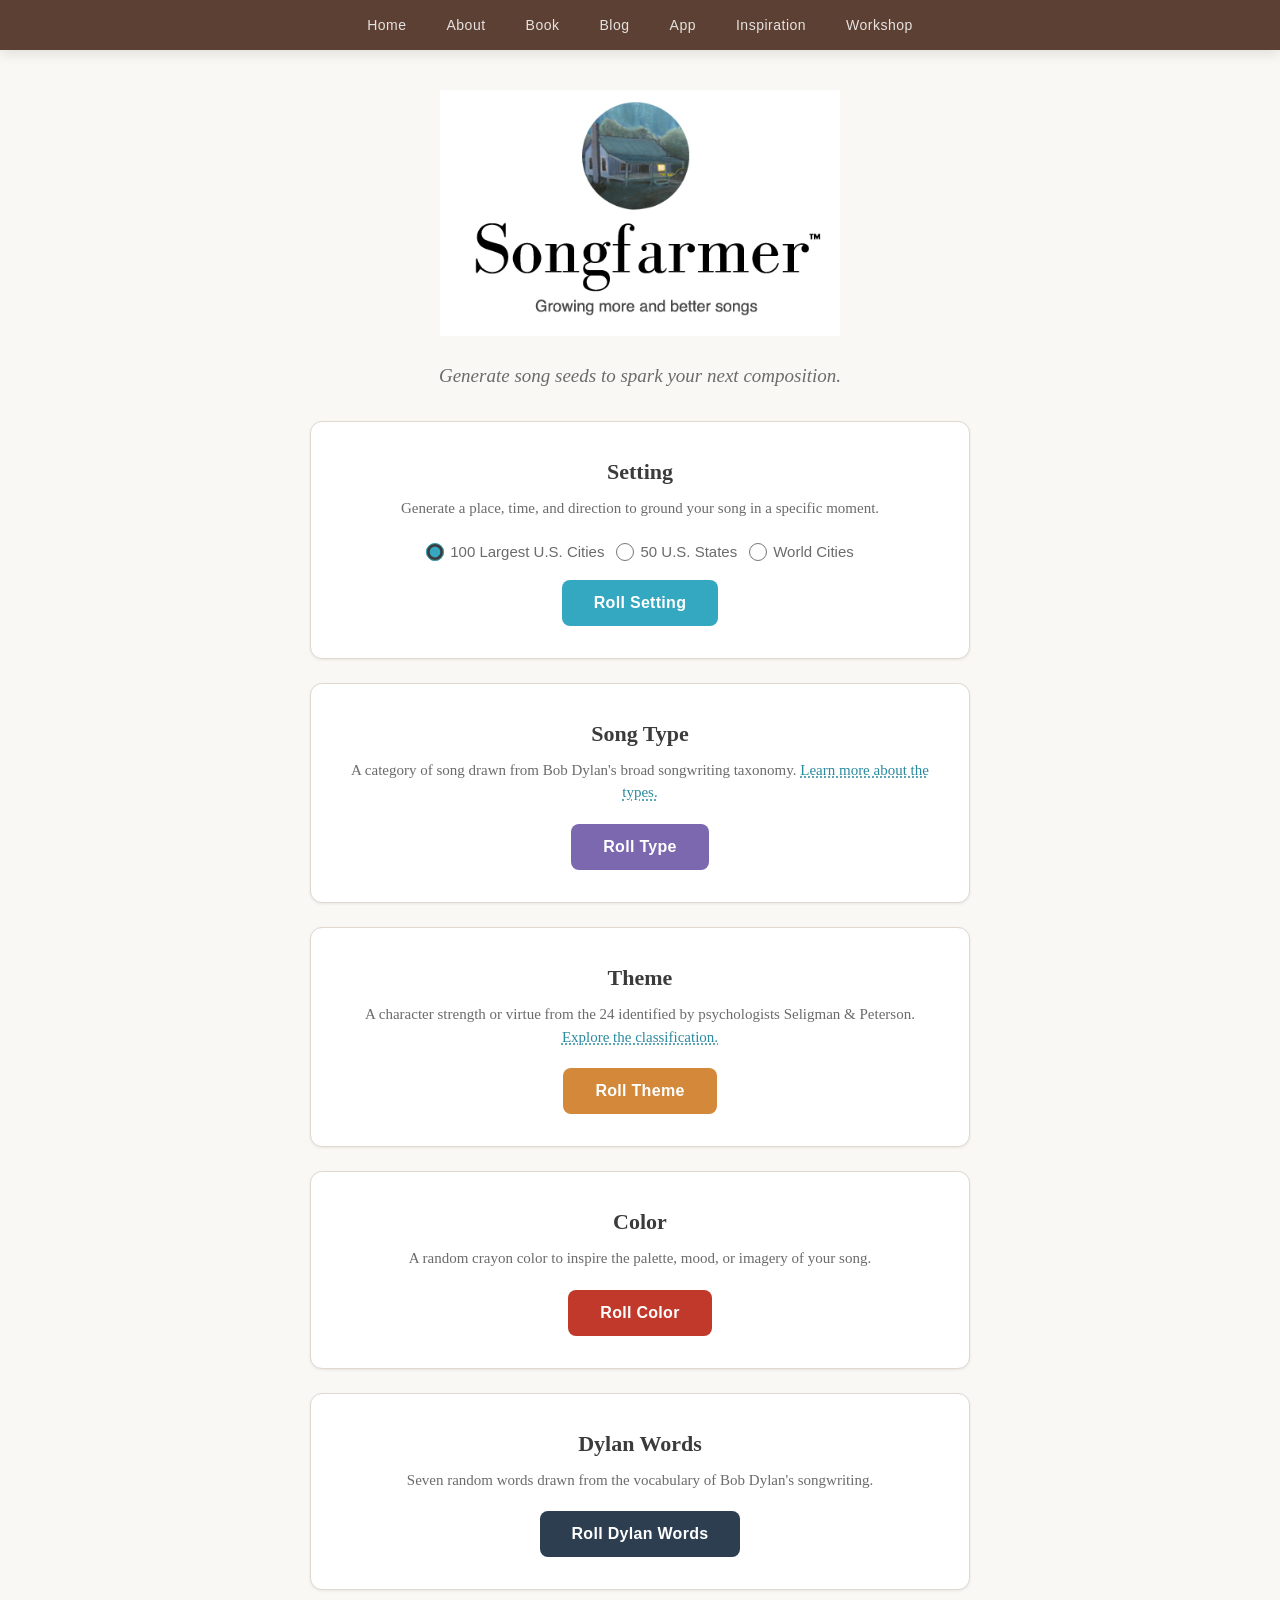
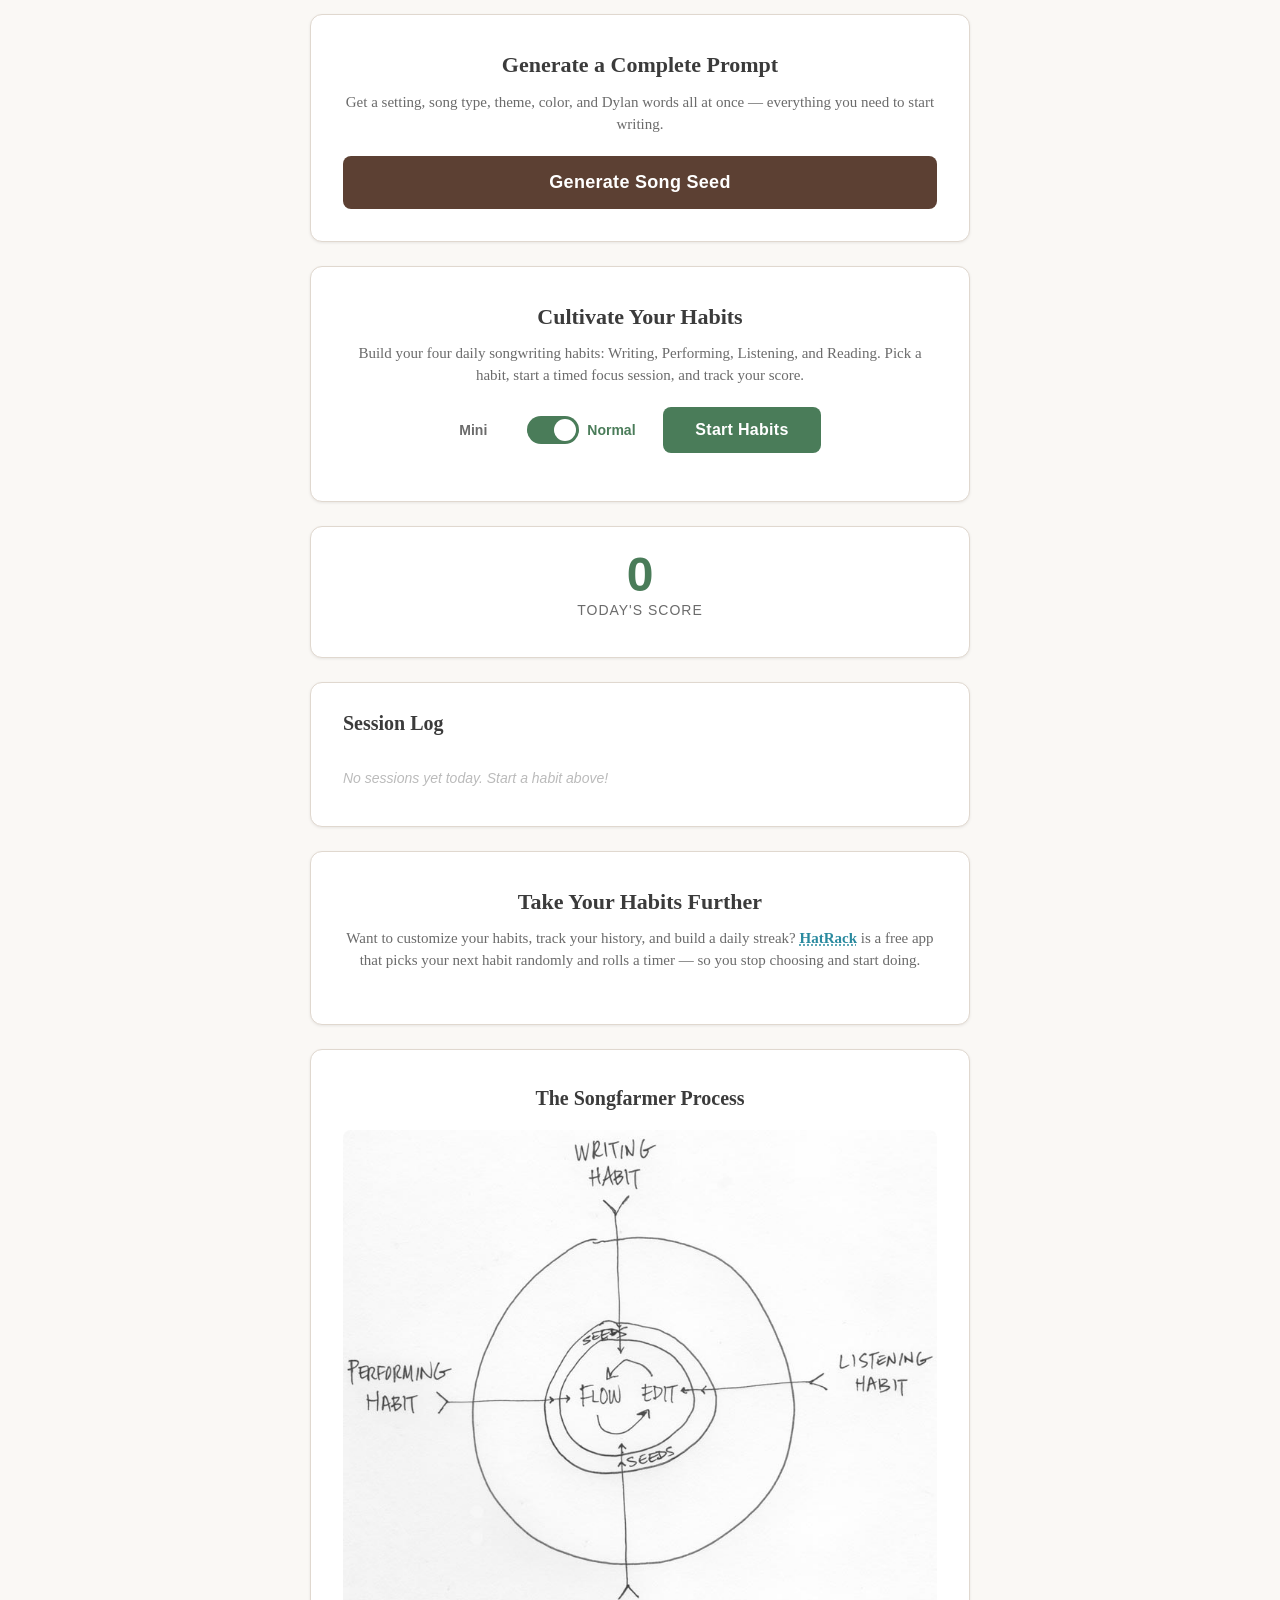
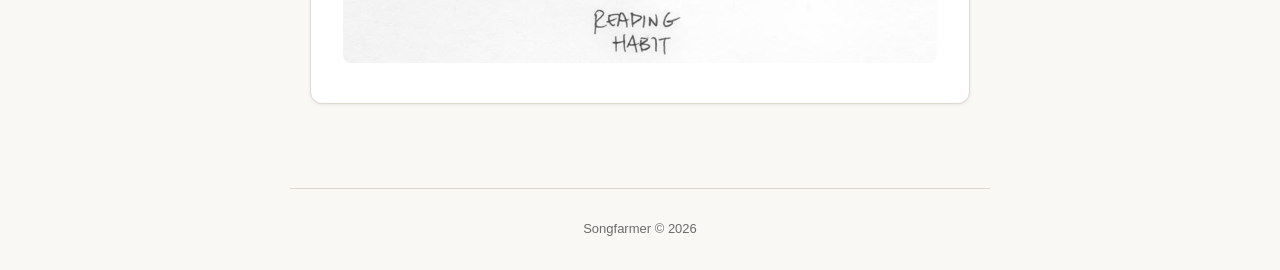
<file: index.html>
<!DOCTYPE html>
<html lang="en">
<head>
  <meta charset="utf-8" />
  <meta name="viewport" content="width=device-width, initial-scale=1.0" />
  <title>Songfarmer App</title>
  <link href="css/style.css?v=2" rel="stylesheet" />
  <link href="favicon.png" rel="icon" type="image/png" />
</head>
<body>

<header>
  <div class="nav">
    <ul>
      <li><a href="https://songfarmer.com/">Home</a></li>
      <li><a href="https://songfarmer.com/about/">About</a></li>
      <li><a href="https://songfarmer.com/book/">Book</a></li>
      <li><a href="https://songfarmer.com/blog/">Blog</a></li>
      <li><a href="https://app.songfarmer.com">App</a></li>
      <li><a href="https://songfarmer.com/artpick/">Inspiration</a></li>
      <li><a href="https://songfarmer.bandcamp.com/merch/songfarmer-workshop-registration">Workshop</a></li>
    </ul>
  </div>
</header>

<div class="hero">
  <img alt="Songfarmer App" src="images/songfarmer-logo.jpg" />
  <p class="tagline">Generate song seeds to spark your next composition.</p>
</div>

<div class="container">

  <!-- ===== Setting ===== -->
  <div class="seed-section text-center">
    <h2>Setting</h2>
    <p class="description">Generate a place, time, and direction to ground your song in a specific moment.</p>
    <div class="setting-options">
      <label class="setting-option">
        <input type="radio" name="locationType" value="cities" checked />
        100 Largest U.S. Cities
      </label>
      <label class="setting-option">
        <input type="radio" name="locationType" value="states" />
        50 U.S. States
      </label>
      <label class="setting-option">
        <input type="radio" name="locationType" value="world" />
        World Cities
      </label>
    </div>
    <button class="seed-btn seed-btn--setting" id="settingButton">Roll Setting</button>
    <div class="seed-result" id="settingResult"></div>
  </div>

  <!-- ===== Type ===== -->
  <div class="seed-section text-center">
    <h2>Song Type</h2>
    <p class="description">A category of song drawn from Bob Dylan's broad songwriting taxonomy. <a href="https://bob-dylan.org.uk/dylans-songs" target="_blank">Learn more about the types.</a></p>
    <button class="seed-btn seed-btn--type" id="frameButton">Roll Type</button>
    <div class="seed-result" id="frameResult"></div>
  </div>

  <!-- ===== Theme ===== -->
  <div class="seed-section text-center">
    <h2>Theme</h2>
    <p class="description">A character strength or virtue from the 24 identified by psychologists Seligman &amp; Peterson. <a href="https://www.viacharacter.org/www/Character-Strengths/VIA-Classification" target="_blank">Explore the classification.</a></p>
    <button class="seed-btn seed-btn--theme" id="themeButton">Roll Theme</button>
    <div class="seed-result" id="themeResult"></div>
  </div>

  <!-- ===== Color ===== -->
  <div class="seed-section text-center">
    <h2>Color</h2>
    <p class="description">A random crayon color to inspire the palette, mood, or imagery of your song.</p>
    <button class="seed-btn seed-btn--color" id="colorButton">Roll Color</button>
    <div class="seed-result" id="colorResult"></div>
  </div>

  <!-- ===== Dylan Words ===== -->
  <div class="seed-section text-center">
    <h2>Dylan Words</h2>
    <p class="description">Seven random words drawn from the vocabulary of Bob Dylan's songwriting.</p>
    <button class="seed-btn seed-btn--dylan" id="dylanButton">Roll Dylan Words</button>
    <div class="seed-result" id="dylanResult"></div>
  </div>

  <!-- ===== Generate All ===== -->
  <div class="seed-section text-center">
    <h2>Generate a Complete Prompt</h2>
    <p class="description">Get a setting, song type, theme, color, and Dylan words all at once &mdash; everything you need to start writing.</p>
    <button class="seed-btn seed-btn--generate-all" id="generateAllBtn">Generate Song Seed</button>
    <div class="combined-result" id="combinedResult"></div>
  </div>

  <!-- ===== Habits ===== -->
  <div class="seed-section">
    <h2 class="text-center">Cultivate Your Habits</h2>
    <p class="description text-center">Build your four daily songwriting habits: Writing, Performing, Listening, and Reading. Pick a habit, start a timed focus session, and track your score.</p>

    <div class="habit-controls">
      <div class="mode-toggle">
        <span class="mode-label" id="miniLabel">Mini</span>
        <label class="mode-toggle-switch">
          <input type="checkbox" id="modeSwitch" checked />
          <span class="mode-toggle-slider"></span>
        </label>
        <span class="mode-label mode-label--active" id="normalLabel">Normal</span>
      </div>
      <button class="seed-btn seed-btn--habit" id="habitButton">Start Habits</button>
      <button class="reset-all-btn" id="resetAllBtn" style="display:none;">Reset All Habits</button>
    </div>

    <div class="habit-cards" id="habitCards">
      <div class="habit-card" id="habitCard-writing" data-habit="Writing">
        <div class="habit-icon">&#9998;</div>
        <div class="habit-name">Writing</div>
        <div class="habit-status">Ready</div>
      </div>
      <div class="habit-card" id="habitCard-performing" data-habit="Performing">
        <div class="habit-icon">&#9835;</div>
        <div class="habit-name">Performing</div>
        <div class="habit-status">Ready</div>
      </div>
      <div class="habit-card" id="habitCard-listening" data-habit="Listening">
        <div class="habit-icon">&#9834;</div>
        <div class="habit-name">Listening</div>
        <div class="habit-status">Ready</div>
      </div>
      <div class="habit-card" id="habitCard-reading" data-habit="Reading">
        <div class="habit-icon">&#128214;</div>
        <div class="habit-name">Reading</div>
        <div class="habit-status">Ready</div>
      </div>
    </div>

    <div class="timer-area" id="timerArea">
      <div class="timer-label" id="timerLabel">Focus on Writing for 12 minutes</div>
      <div class="timer-display" id="timerDisplay">12:00</div>
      <div class="timer-buttons" id="timerButtons">
        <button class="timer-btn timer-btn--start" id="timerStartBtn">Start Timer</button>
        <button class="timer-btn timer-btn--skip" id="timerSkipBtn">Skip</button>
      </div>
    </div>
  </div>

  <!-- ===== Score ===== -->
  <div class="score-section">
    <div class="score-display">
      <div>
        <div class="score-number" id="scoreDisplay">0</div>
        <div class="score-label">Today's Score</div>
      </div>
    </div>
    <div class="streak-info" id="streakInfo"></div>
  </div>

  <!-- ===== Log ===== -->
  <div class="log-section">
    <h2>Session Log</h2>
    <ul class="log-entries" id="logEntries">
      <li class="log-empty" id="logEmpty">No sessions yet today. Start a habit above!</li>
    </ul>
    <button class="clear-log-btn" id="clearLogBtn" style="display:none;">Clear Today's Log</button>
  </div>

  <!-- ===== HatRack CTA ===== -->
  <div class="seed-section text-center">
    <h2>Take Your Habits Further</h2>
    <p class="description">Want to customize your habits, track your history, and build a daily streak? <a href="https://www.makeahab.it" target="_blank"><strong>HatRack</strong></a> is a free app that picks your next habit randomly and rolls a timer — so you stop choosing and start doing.</p>
  </div>

  <!-- ===== Process ===== -->
  <div class="process-section">
    <h2>The Songfarmer Process</h2>
    <img src="images/model-1.jpg" alt="Songfarmer process workflow" />
  </div>

</div>

<footer class="footer">
  Songfarmer &copy; 2026
</footer>

<script src="js/app.js"></script>

</body>
</html>
</file>
<file: css/style.css>
/* ===== CSS Reset & Base ===== */
*, *::before, *::after {
  box-sizing: border-box;
  margin: 0;
  padding: 0;
}

:root {
  --color-earth: #5C4033;
  --color-earth-light: #8B6914;
  --color-green: #4A7C59;
  --color-green-dark: #3A6349;
  --color-blue: #34A7C1;
  --color-blue-dark: #2A8A9F;
  --color-purple: #7B68AE;
  --color-purple-dark: #6454A0;
  --color-orange: #D4883A;
  --color-orange-dark: #B8732E;
  --color-red: #C0392B;
  --color-bg: #FAF8F5;
  --color-card: #FFFFFF;
  --color-text: #3B3B3B;
  --color-text-light: #6B6B6B;
  --color-border: #E0D8CF;
  --font-serif: 'Georgia', 'Bodoni MT', Didot, 'Hoefler Text', Garamond, serif;
  --font-sans: -apple-system, BlinkMacSystemFont, 'Segoe UI', Roboto, sans-serif;
  --shadow-sm: 0 1px 3px rgba(0,0,0,0.08);
  --shadow-md: 0 4px 12px rgba(0,0,0,0.1);
  --shadow-lg: 0 8px 24px rgba(0,0,0,0.12);
  --radius: 12px;
  --radius-sm: 8px;
}

body {
  font-family: var(--font-serif);
  background-color: var(--color-bg);
  color: var(--color-text);
  line-height: 1.6;
  font-size: 17px;
}

/* ===== Navigation ===== */
.nav {
  background-color: var(--color-earth);
  padding: 0;
  position: sticky;
  top: 0;
  z-index: 100;
  box-shadow: var(--shadow-md);
}

.nav ul {
  list-style: none;
  display: flex;
  justify-content: center;
  flex-wrap: wrap;
  max-width: 900px;
  margin: 0 auto;
  padding: 0;
}

.nav li {
  margin: 0;
}

.nav a {
  text-decoration: none;
  color: rgba(255,255,255,0.85);
  display: block;
  padding: 14px 20px;
  font-family: var(--font-sans);
  font-size: 14px;
  font-weight: 500;
  letter-spacing: 0.5px;
  transition: all 0.3s ease;
}

.nav a:hover {
  background-color: rgba(255,255,255,0.1);
  color: #fff;
}

/* ===== Header / Hero ===== */
.hero {
  text-align: center;
  padding: 40px 20px 30px;
  max-width: 700px;
  margin: 0 auto;
}

.hero img {
  max-width: 100%;
  width: 400px;
  height: auto;
  margin-bottom: 16px;
}

.hero .tagline {
  font-size: 19px;
  color: var(--color-text-light);
  font-style: italic;
  margin-bottom: 0;
}

/* ===== Main Content ===== */
.container {
  max-width: 700px;
  margin: 0 auto;
  padding: 0 20px 60px;
}

/* ===== Section Cards ===== */
.seed-section {
  background: var(--color-card);
  border-radius: var(--radius);
  padding: 32px;
  margin-bottom: 24px;
  box-shadow: var(--shadow-sm);
  border: 1px solid var(--color-border);
}

.seed-section h2 {
  font-family: var(--font-serif);
  font-size: 22px;
  margin-bottom: 8px;
  color: var(--color-text);
}

.seed-section .description {
  font-size: 15px;
  color: var(--color-text-light);
  margin-bottom: 20px;
  line-height: 1.5;
}

.seed-section .description a {
  color: var(--color-blue-dark);
  text-decoration: underline;
  text-decoration-style: dotted;
  text-underline-offset: 2px;
}

.seed-section .description a:hover {
  color: var(--color-blue);
}

/* ===== Buttons ===== */
.seed-btn {
  display: inline-block;
  padding: 14px 32px;
  border: none;
  border-radius: var(--radius-sm);
  font-family: var(--font-sans);
  font-size: 16px;
  font-weight: 600;
  color: #fff;
  cursor: pointer;
  transition: all 0.2s ease;
  letter-spacing: 0.3px;
}

.seed-btn:hover {
  transform: translateY(-1px);
  box-shadow: var(--shadow-md);
}

.seed-btn:active {
  transform: translateY(0);
}

.seed-btn--setting {
  background-color: var(--color-blue);
}
.seed-btn--setting:hover {
  background-color: var(--color-blue-dark);
}

.seed-btn--type {
  background-color: var(--color-purple);
}
.seed-btn--type:hover {
  background-color: var(--color-purple-dark);
}

.seed-btn--theme {
  background-color: var(--color-orange);
}
.seed-btn--theme:hover {
  background-color: var(--color-orange-dark);
}

.seed-btn--habit {
  background-color: var(--color-green);
}
.seed-btn--habit:hover {
  background-color: var(--color-green-dark);
}

.seed-btn--color {
  background-color: var(--color-red);
}
.seed-btn--color:hover {
  background-color: #A83025;
}

.seed-btn--dylan {
  background-color: #2C3E50;
}
.seed-btn--dylan:hover {
  background-color: #1A252F;
}

.seed-btn--generate-all {
  background-color: var(--color-earth);
  padding: 16px 40px;
  font-size: 18px;
  width: 100%;
}
.seed-btn--generate-all:hover {
  background-color: var(--color-earth-light);
}

/* ===== Setting Options (City/State Toggle) ===== */
.setting-options {
  display: flex;
  gap: 12px;
  margin-bottom: 16px;
  justify-content: center;
}

.setting-option {
  display: flex;
  align-items: center;
  gap: 6px;
  cursor: pointer;
  font-family: var(--font-sans);
  font-size: 15px;
  color: var(--color-text-light);
}

.setting-option input[type="radio"] {
  accent-color: var(--color-blue);
  width: 18px;
  height: 18px;
  cursor: pointer;
}

/* ===== Seed Results ===== */
.seed-result {
  margin-top: 20px;
  padding: 20px 24px;
  background: linear-gradient(135deg, #f8f6f3 0%, #f0ede8 100%);
  border-radius: var(--radius-sm);
  border-left: 4px solid var(--color-earth);
  display: none;
  animation: fadeIn 0.4s ease;
}

.seed-result.visible {
  display: block;
}

.seed-result .result-text {
  font-size: 19px;
  font-style: italic;
  color: var(--color-text);
  line-height: 1.5;
  margin-bottom: 8px;
}

.seed-result .result-detail {
  font-size: 14px;
  color: var(--color-text-light);
  font-family: var(--font-sans);
  line-height: 1.5;
}

.color-swatch {
  width: 80px;
  height: 80px;
  border-radius: var(--radius-sm);
  margin: 12px auto 0;
  border: 2px solid var(--color-border);
  box-shadow: var(--shadow-sm);
}

@keyframes fadeIn {
  from { opacity: 0; transform: translateY(8px); }
  to { opacity: 1; transform: translateY(0); }
}

/* ===== Generate All Result ===== */
.combined-result {
  margin-top: 20px;
  padding: 24px;
  background: linear-gradient(135deg, var(--color-earth) 0%, #6B4E37 100%);
  border-radius: var(--radius-sm);
  color: #fff;
  display: none;
  animation: fadeIn 0.4s ease;
}

.combined-result.visible {
  display: block;
}

.combined-result .result-line {
  font-size: 18px;
  font-style: italic;
  margin-bottom: 8px;
  line-height: 1.5;
}

.combined-result .result-line:last-child {
  margin-bottom: 0;
}

.combined-result .result-detail {
  font-size: 13px;
  color: rgba(255,255,255,0.7);
  font-family: var(--font-sans);
  margin-top: 4px;
  font-style: normal;
}

/* ===== Habit Section ===== */
.habit-controls {
  display: flex;
  align-items: center;
  gap: 16px;
  justify-content: center;
  flex-wrap: wrap;
  margin-bottom: 16px;
}

.mode-toggle {
  display: flex;
  align-items: center;
  gap: 8px;
  font-family: var(--font-sans);
  font-size: 14px;
  color: var(--color-text-light);
}

.mode-toggle-switch {
  position: relative;
  width: 52px;
  height: 28px;
}

.mode-toggle-switch input {
  opacity: 0;
  width: 0;
  height: 0;
}

.mode-toggle-slider {
  position: absolute;
  cursor: pointer;
  top: 0; left: 0; right: 0; bottom: 0;
  background-color: #ccc;
  border-radius: 28px;
  transition: 0.3s;
}

.mode-toggle-slider:before {
  content: "";
  position: absolute;
  height: 22px;
  width: 22px;
  left: 3px;
  bottom: 3px;
  background-color: white;
  border-radius: 50%;
  transition: 0.3s;
}

.mode-toggle-switch input:checked + .mode-toggle-slider {
  background-color: var(--color-green);
}

.mode-toggle-switch input:checked + .mode-toggle-slider:before {
  transform: translateX(24px);
}

.mode-label {
  font-weight: 600;
  min-width: 60px;
}

.mode-label--active {
  color: var(--color-green);
}

.reset-all-btn {
  padding: 10px 20px;
  border: 1px solid var(--color-border);
  border-radius: var(--radius-sm);
  background: transparent;
  color: var(--color-text-light);
  font-family: var(--font-sans);
  font-size: 13px;
  font-weight: 600;
  cursor: pointer;
  transition: all 0.2s ease;
}

.reset-all-btn:hover {
  background: #f5f0eb;
  border-color: var(--color-red);
  color: var(--color-red);
}

/* ===== Habit Cards ===== */
.habit-cards {
  display: grid;
  grid-template-columns: 1fr 1fr;
  gap: 12px;
  margin-top: 20px;
  display: none;
}

.habit-cards.visible {
  display: grid;
}

.habit-card {
  background: #f8f6f3;
  border-radius: var(--radius-sm);
  padding: 20px 16px;
  text-align: center;
  border: 2px solid transparent;
  transition: all 0.2s ease;
  cursor: pointer;
}

.habit-card:hover {
  border-color: var(--color-green);
  transform: translateY(-2px);
  box-shadow: var(--shadow-sm);
}

.habit-card.active {
  border-color: var(--color-green);
  background: #eef7f0;
}

.habit-card.completed {
  border-color: #ccc;
  background: #f0f0f0;
  opacity: 0.7;
  cursor: pointer;
  transform: none;
}

.habit-card.completed:hover {
  border-color: var(--color-green);
  opacity: 1;
  transform: translateY(-2px);
  box-shadow: var(--shadow-sm);
}

.habit-card .habit-icon {
  font-size: 28px;
  margin-bottom: 6px;
}

.habit-card .habit-name {
  font-family: var(--font-sans);
  font-size: 15px;
  font-weight: 600;
  color: var(--color-text);
}

.habit-card .habit-status {
  font-family: var(--font-sans);
  font-size: 12px;
  color: var(--color-text-light);
  margin-top: 4px;
}

/* ===== Timer ===== */
.timer-area {
  margin-top: 20px;
  text-align: center;
  display: none;
}

.timer-area.visible {
  display: block;
}

.timer-display {
  font-family: var(--font-sans);
  font-size: 56px;
  font-weight: 700;
  color: var(--color-green);
  letter-spacing: 2px;
  margin: 16px 0;
}

.timer-label {
  font-family: var(--font-sans);
  font-size: 14px;
  color: var(--color-text-light);
  margin-bottom: 8px;
}

.timer-buttons {
  display: flex;
  gap: 10px;
  justify-content: center;
  margin-top: 16px;
}

.timer-btn {
  padding: 10px 24px;
  border: none;
  border-radius: var(--radius-sm);
  font-family: var(--font-sans);
  font-size: 14px;
  font-weight: 600;
  cursor: pointer;
  transition: all 0.2s ease;
}

.timer-btn--start {
  background-color: var(--color-green);
  color: #fff;
}
.timer-btn--start:hover {
  background-color: var(--color-green-dark);
}

.timer-btn--skip {
  background-color: #e0d8cf;
  color: var(--color-text);
}
.timer-btn--skip:hover {
  background-color: #d0c8bf;
}

.timer-btn--done {
  background-color: var(--color-green);
  color: #fff;
}
.timer-btn--done:hover {
  background-color: var(--color-green-dark);
}

.timer-btn--another {
  background-color: var(--color-blue);
  color: #fff;
}
.timer-btn--another:hover {
  background-color: var(--color-blue-dark);
}

.timer-btn:disabled {
  opacity: 0.5;
  cursor: not-allowed;
}

/* ===== Score & Log ===== */
.score-section {
  background: var(--color-card);
  border-radius: var(--radius);
  padding: 24px 32px;
  margin-bottom: 24px;
  box-shadow: var(--shadow-sm);
  border: 1px solid var(--color-border);
  text-align: center;
}

.score-display {
  display: flex;
  align-items: center;
  justify-content: center;
  gap: 24px;
  flex-wrap: wrap;
}

.score-number {
  font-size: 48px;
  font-weight: 700;
  color: var(--color-green);
  font-family: var(--font-sans);
  line-height: 1;
}

.score-label {
  font-size: 14px;
  color: var(--color-text-light);
  font-family: var(--font-sans);
  text-transform: uppercase;
  letter-spacing: 1px;
}

.streak-info {
  font-family: var(--font-sans);
  font-size: 14px;
  color: var(--color-text-light);
  margin-top: 12px;
}

.log-section {
  background: var(--color-card);
  border-radius: var(--radius);
  padding: 24px 32px;
  margin-bottom: 24px;
  box-shadow: var(--shadow-sm);
  border: 1px solid var(--color-border);
}

.log-section h2 {
  font-size: 20px;
  margin-bottom: 16px;
}

.log-entries {
  list-style: none;
}

.log-entry {
  padding: 10px 0;
  border-bottom: 1px solid #f0ede8;
  font-family: var(--font-sans);
  font-size: 14px;
  color: var(--color-text-light);
  display: flex;
  justify-content: space-between;
  align-items: center;
}

.log-entry:last-child {
  border-bottom: none;
}

.log-entry .log-habit {
  font-weight: 600;
  color: var(--color-text);
}

.log-entry .log-time {
  font-size: 12px;
  color: #aaa;
}

.log-empty {
  font-family: var(--font-sans);
  font-size: 14px;
  color: #bbb;
  font-style: italic;
  padding: 12px 0;
}

.clear-log-btn {
  margin-top: 12px;
  padding: 6px 16px;
  border: 1px solid var(--color-border);
  border-radius: 6px;
  background: transparent;
  color: var(--color-text-light);
  font-family: var(--font-sans);
  font-size: 12px;
  cursor: pointer;
  transition: all 0.2s;
}

.clear-log-btn:hover {
  background: #f5f0eb;
  border-color: #ccc;
}

/* ===== Process Section ===== */
.process-section {
  background: var(--color-card);
  border-radius: var(--radius);
  padding: 32px;
  margin-bottom: 24px;
  box-shadow: var(--shadow-sm);
  border: 1px solid var(--color-border);
  text-align: center;
}

.process-section h2 {
  font-size: 20px;
  margin-bottom: 16px;
}

.process-section img {
  max-width: 100%;
  height: auto;
  border-radius: var(--radius-sm);
}

/* ===== Footer ===== */
.footer {
  text-align: center;
  padding: 30px 20px;
  color: var(--color-text-light);
  font-family: var(--font-sans);
  font-size: 13px;
  border-top: 1px solid var(--color-border);
  max-width: 700px;
  margin: 0 auto;
}

/* ===== Responsive ===== */
@media screen and (max-width: 600px) {
  .nav ul {
    flex-wrap: wrap;
    justify-content: center;
  }

  .nav a {
    padding: 10px 14px;
    font-size: 13px;
  }

  .hero {
    padding: 24px 16px 20px;
  }

  .hero img {
    width: 280px;
  }

  .hero .tagline {
    font-size: 16px;
  }

  .container {
    padding: 0 12px 40px;
  }

  .seed-section {
    padding: 24px 20px;
  }

  .seed-section h2 {
    font-size: 19px;
  }

  .seed-result .result-text {
    font-size: 17px;
  }

  .combined-result .result-line {
    font-size: 16px;
  }

  .habit-cards {
    grid-template-columns: 1fr 1fr;
    gap: 8px;
  }

  .timer-display {
    font-size: 44px;
  }

  .score-number {
    font-size: 40px;
  }

  .setting-options {
    flex-direction: column;
    align-items: center;
    gap: 8px;
  }
}

@media screen and (max-width: 380px) {
  .habit-cards {
    grid-template-columns: 1fr;
  }
}

/* ===== Utility ===== */
.text-center {
  text-align: center;
}

.mt-8 { margin-top: 8px; }
.mt-16 { margin-top: 16px; }
.mb-16 { margin-bottom: 16px; }
</file>
